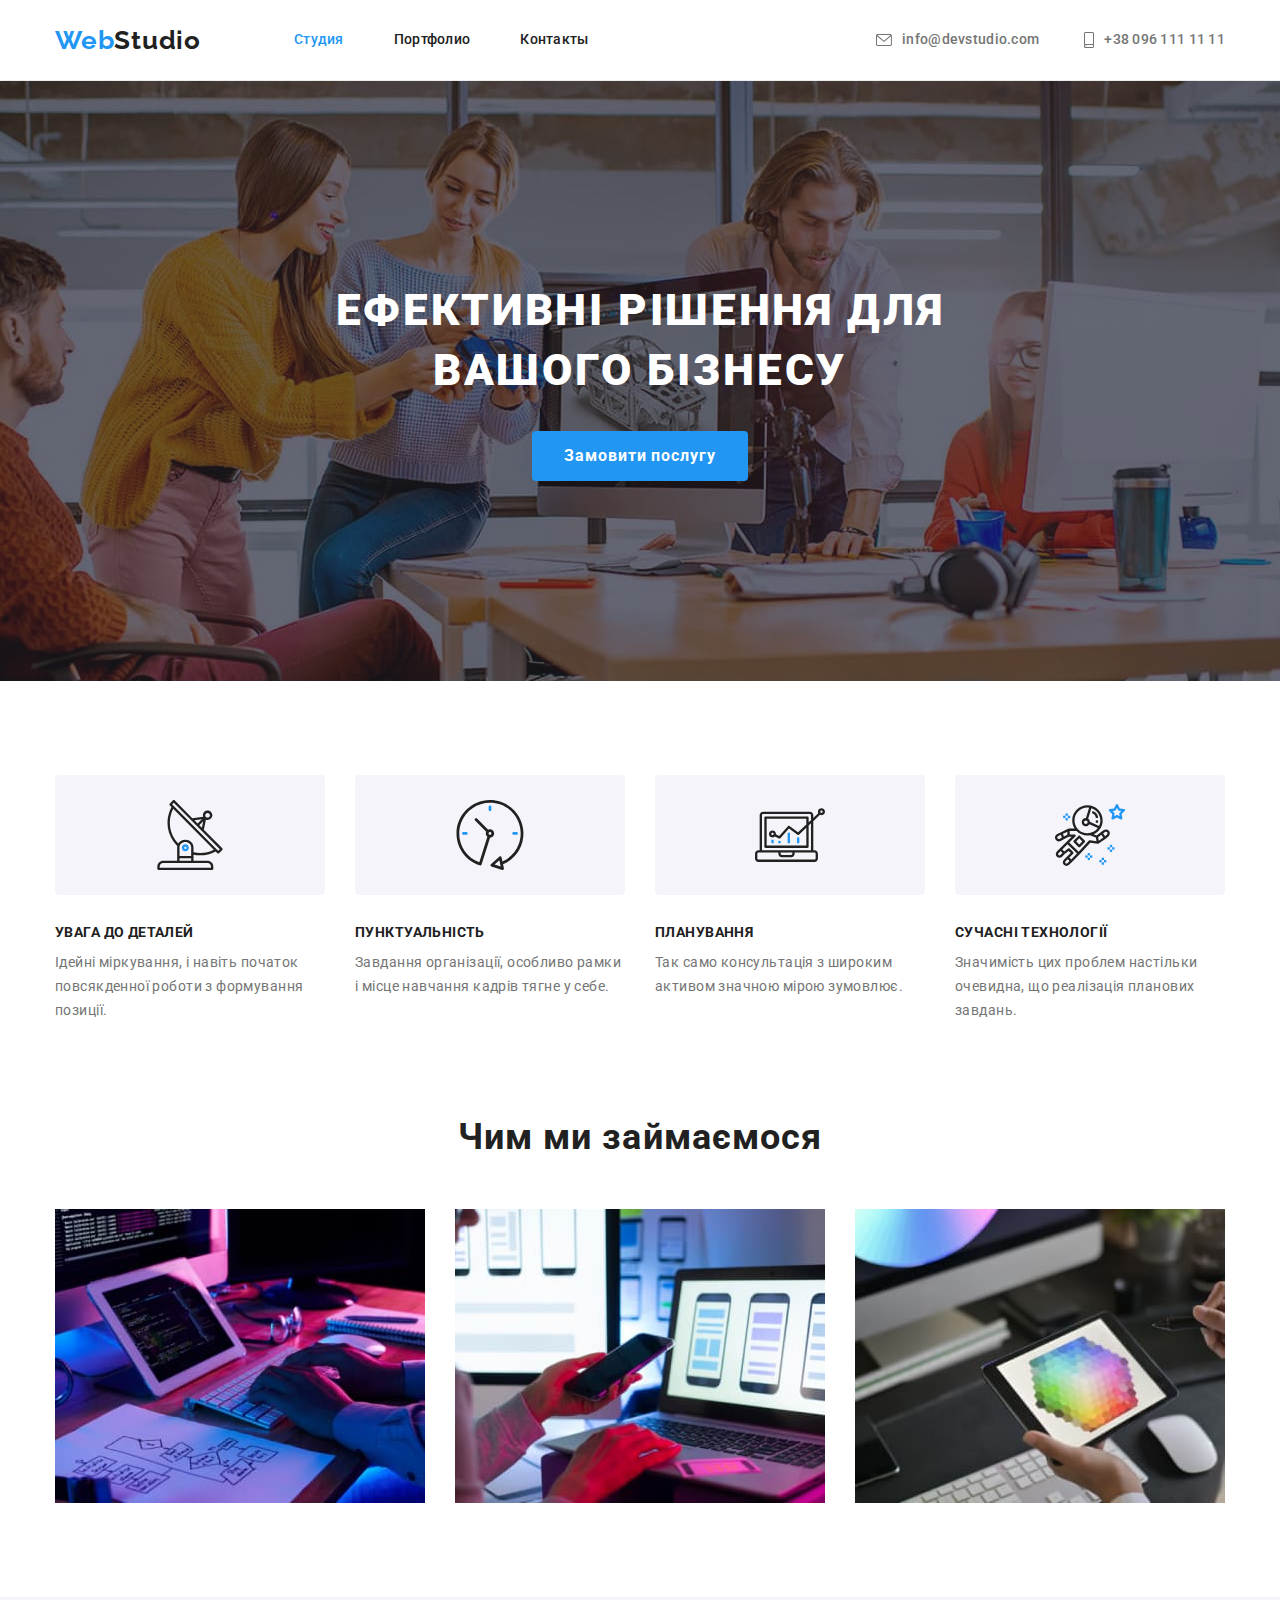
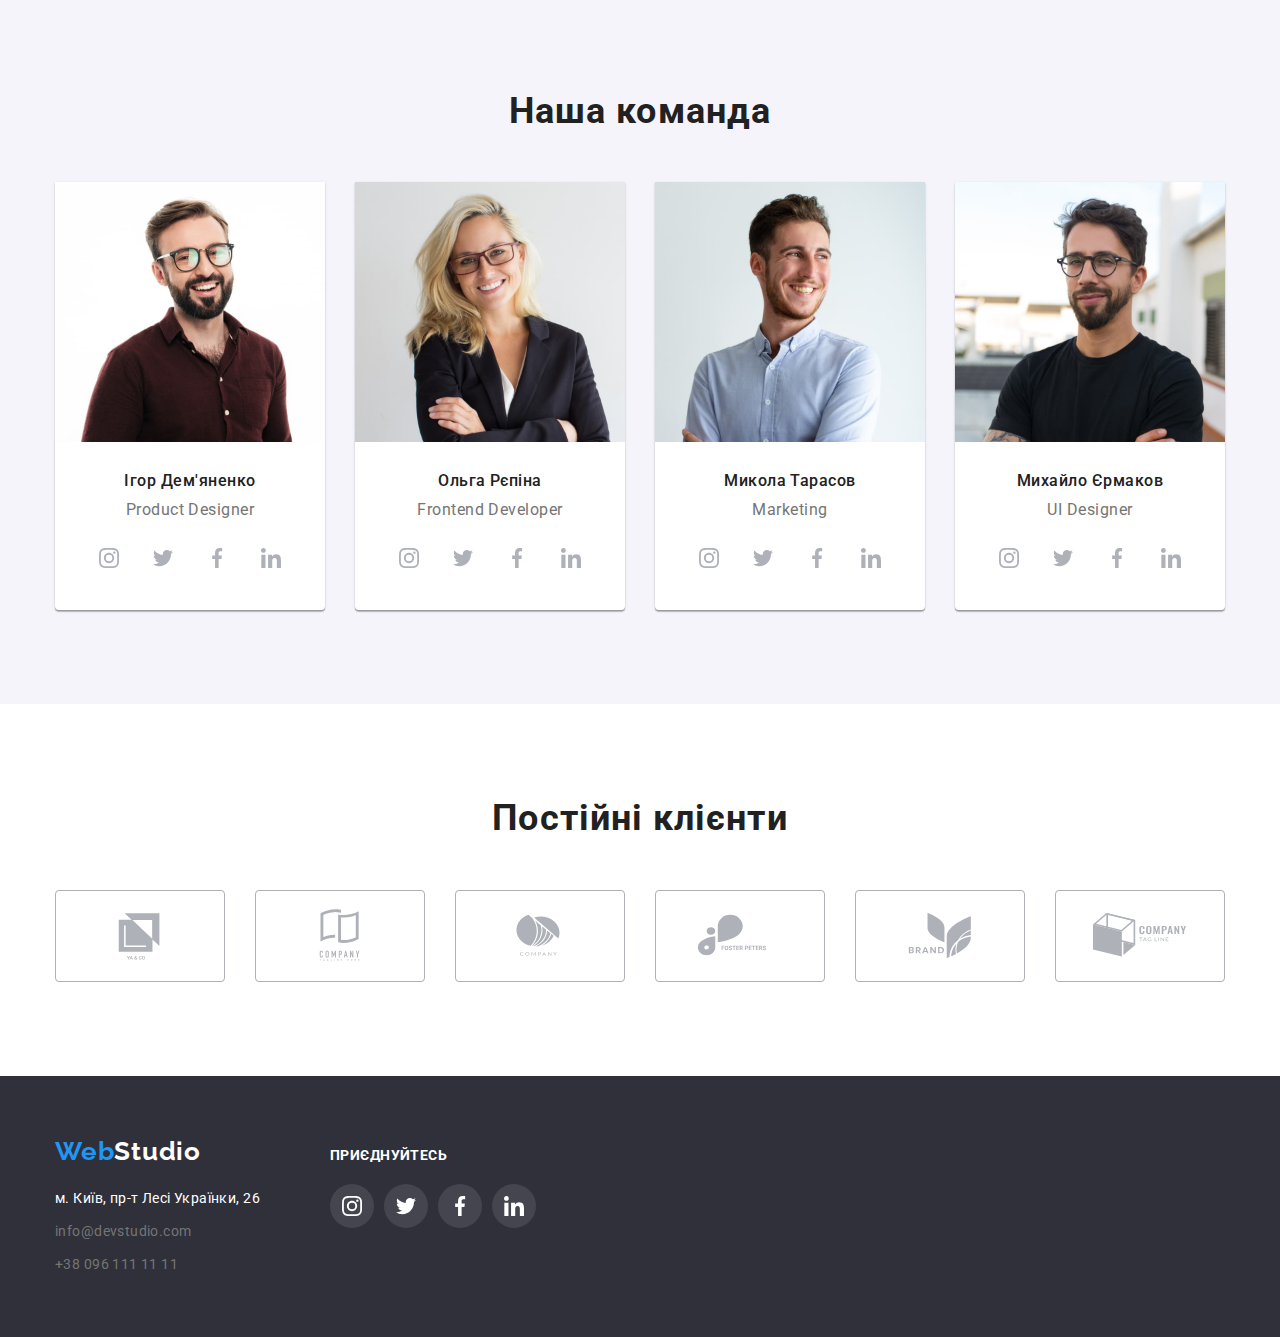
<file: index.html>
<!DOCTYPE html>
<html lang="uk">
<head>
    <meta charset="UTF-8">
    <meta http-equiv="X-UA-Compatible" content="IE=edge">
    <meta name="viewport" content="width=device-width, initial-scale=1.0">
    <title>Студія</title>
    <link rel="preconnect" href="https://fonts.googleapis.com" />
    <link rel="preconnect" href="https://fonts.gstatic.com" crossorigin />
    <link href="https://fonts.googleapis.com/css2?family=Raleway:wght@700&family=Roboto:wght@400;500;700;900&display=swap"
        rel="stylesheet">
    <link rel="stylesheet" href="https://cdnjs.cloudflare.com/ajax/libs/modern-normalize/1.1.0/modern-normalize.min.css">
    <link rel="stylesheet" href="./css/styles.css">

</head>
<body>
    <header class="header">
        <div class="container wrap-header">
            <a href="./index.html" class="logo link"><span class="logo-akcent">Web</span>Studio</a>
            <nav >
                <ul class="nav-list list">
                    <li class="item"><a href="./index.html" class="nav-link link activ">Студия</a></li>
                    <li class="item"><a href="./portfolio.html" class="nav-link link">Портфолио</a></li>
                    <li class="item"><a href="#contacts" class="nav-link link">Контакты</a></li>
                </ul>
            </nav>
            <ul class="contacts-list list">
                <li class="item">
                    <a href="mailto:info@devstudio.com" class="contakt-link link envelope">
                        <svg class="icon-heder" width="16" height="12" >
                            <use href="./images/symbol-defs.svg#icon-envelope"></use>
                        </svg>info@devstudio.com
                    </a>
                </li>
                <li class="item">
                    <a href="tel:+380961111111" class="contakt-link link smartphone">
                        <svg class="icon-heder" width="10" height="16">
                            <use href="./images/symbol-defs.svg#icon-smartphone"></use>
                        </svg>+38 096 111 11 11
                    </a>
                </li>
            </ul>
        </div>
    </header>
    <main>
        <!--Section HERO-->
        <section class="hero-background">
            <div class="container">
                <h1 class="hero-title">Ефективні рішення для вашого бізнесу</h1>
                <button type="button" class="hero-btn">Замовити послугу</button>
            </div> 
        </section>
        <!--Section особенности-->
        <section class="section padding">
            <div class="container">
                <h2 hidden>Особенности</h2>
                <ul class="properties list">
                    <li class="item antenna">
                        <h3 class="properties-title">УВАГА ДО ДЕТАЛЕЙ</h3>
                        <p class="properties-text">Ідейні міркування, і навіть початок повсякденної роботи з формування позиції.</p>
                    </li>
                    <li class="item clock">
                        <h3 class="properties-title">ПУНКТУАЛЬНІСТЬ</h3>
                        <p class="properties-text">Завдання організації, особливо рамки і місце навчання кадрів тягне у себе.</p>
                    </li>
                    <li class="item diagram">
                        <h3 class="properties-title">ПЛАНУВАННЯ</h3>
                        <p class="properties-text">Так само консультація з широким активом значною мірою зумовлює.</p>
                    </li>
                    <li class="item astronaut">
                        <h3 class="properties-title">СУЧАСНІ ТЕХНОЛОГІЇ</h3>
                        <p class="properties-text">Значимість цих проблем настільки очевидна, що реалізація планових завдань.</p>
                    </li>
                </ul>
            </div>
        </section>
        <!--Section чем мы занимаемся-->
        <section class="section">
            <div class="container">
                <h2 class="title">Чим ми займаємося</h2>
                <ul class="work-list list">
                    <li>
                        <img src="./images/workspace.jpg" class="work-img" alt="рабочее время" width="370">
                    </li>
                    <li>
                        <img src="./images/optimisation.jpg" class="work-img" alt="оптимизация" width="370">
                    </li>
                    <li>
                        <img src="./images/css.jpg" class="work-img" alt="дизайн" width="370">
                    </li>
                </ul>
            </div>
        </section>
        <!--Section наша команда-->
        <section class="section team">
            <div class="container">
                <h2 class="title">Наша команда</h2>
                <ul class="team-list list">
                    <li class="team-item">
                        <img src="./images/persone1.jpg" class="team-img" alt="Ігор Дем'яненко" width="270">
                        <h3 class="team-title">Ігор Дем'яненко</h3>
                        <p class="team-text">Product Designer</p>
                        <ul class="icons-list list">
                            <li class="icon-item">
                                <a href="" class="icon-link">
                                    <svg class="icon-team" width="20" height="20">
                                        <use href="./images/symbol-defs.svg#icon-instagram"></use>
                                    </svg>
                                </a>
                            </li>
                            <li class="icon-item">
                                <a href="" class="icon-link">
                                    <svg class="icon-team" width="20" height="20">
                                        <use href="./images/symbol-defs.svg#icon-twitter"></use>
                                    </svg>
                                </a>
                            </li>
                            <li class="icon-item">
                                <a href="" class="icon-link">
                                    <svg class="icon-team" width="20" height="20">
                                        <use href="./images/symbol-defs.svg#icon-facebook"></use>
                                    </svg>
                                </a>
                            </li>
                            <li class="icon-item">
                                <a href="" class="icon-link">
                                    <svg class="icon-team" width="20" height="20">
                                        <use href="./images/symbol-defs.svg#icon-linkedin"></use>
                                    </svg>
                                </a>
                            </li>
                        </ul>
                    </li>
                    <li class="team-item">
                        <img src="./images/persone2.jpg" class="team-img" alt="Ольга Рєпіна" width="270">
                        <h3 class="team-title">Ольга Рєпіна</h3>
                        <p class="team-text">Frontend Developer</p>
                        <ul class="icons-list list">
                            <li class="icon-item">
                                <a href="" class="icon-link">
                                    <svg class="icon-team" width="20" height="20">
                                        <use href="./images/symbol-defs.svg#icon-instagram"></use>
                                    </svg>
                                </a>
                            </li>
                            <li class="icon-item">
                                <a href="" class="icon-link">
                                    <svg class="icon-team" width="20" height="20">
                                        <use href="./images/symbol-defs.svg#icon-twitter"></use>
                                    </svg>
                                </a>
                            </li>
                            <li class="icon-item">
                                <a href="" class="icon-link">
                                    <svg class="icon-team" width="20" height="20">
                                        <use href="./images/symbol-defs.svg#icon-facebook"></use>
                                    </svg>
                                </a>
                            </li>
                            <li class="icon-item">
                                <a href="" class="icon-link">
                                    <svg class="icon-team" width="20" height="20">
                                        <use href="./images/symbol-defs.svg#icon-linkedin"></use>
                                    </svg>
                                </a>
                            </li>
                        </ul>
                    </li>
                    <li class="team-item">
                        <img src="./images/persone3.jpg" class="team-img" alt="Микола Тарасов" width="270">
                        <h3 class="team-title">Микола Тарасов</h3>
                        <p class="team-text">Marketing</p>
                        <ul class="icons-list list">
                            <li class="icon-item">
                                <a href="" class="icon-link">
                                    <svg class="icon-team" width="20" height="20">
                                        <use href="./images/symbol-defs.svg#icon-instagram"></use>
                                    </svg>
                                </a>
                            </li>
                            <li class="icon-item">
                                <a href="" class="icon-link">
                                    <svg class="icon-team" width="20" height="20">
                                        <use href="./images/symbol-defs.svg#icon-twitter"></use>
                                    </svg>
                                </a>
                            </li>
                            <li class="icon-item">
                                <a href="" class="icon-link">
                                    <svg class="icon-team" width="20" height="20">
                                        <use href="./images/symbol-defs.svg#icon-facebook"></use>
                                    </svg>
                                </a>
                            </li>
                            <li class="icon-item">
                                <a href="" class="icon-link">
                                    <svg class="icon-team" width="20" height="20">
                                        <use href="./images/symbol-defs.svg#icon-linkedin"></use>
                                    </svg>
                                </a>
                            </li>
                        </ul>
                    </li>
                    <li class="team-item">
                        <img src="./images/persone4.jpg" class="team-img" alt="Михайло Єрмаков" width="270">
                        <h3 class="team-title">Михайло Єрмаков</h3>
                        <p class="team-text">UI Designer</p>
                        <ul class="icons-list list">
                            <li class="icon-item">
                                <a href="" class="icon-link">
                                    <svg class="icon-team" width="20" height="20">
                                        <use href="./images/symbol-defs.svg#icon-instagram"></use>
                                    </svg>
                                </a>
                            </li>
                            <li class="icon-item">
                                <a href="" class="icon-link">
                                    <svg class="icon-team" width="20" height="20">
                                        <use href="./images/symbol-defs.svg#icon-twitter"></use>
                                    </svg>
                                </a>
                            </li>
                            <li class="icon-item">
                                <a href="" class="icon-link">
                                    <svg class="icon-team" width="20" height="20">
                                        <use href="./images/symbol-defs.svg#icon-facebook"></use>
                                    </svg>
                                </a>
                            </li>
                            <li class="icon-item">
                                <a href="" class="icon-link">
                                    <svg class="icon-team" width="20" height="20">
                                        <use href="./images/symbol-defs.svg#icon-linkedin"></use>
                                    </svg>
                                </a>
                            </li>
                        </ul>
                    </li>
                </ul>
            </div>
        </section>
        <section class="section">
            <div class="container">
                <h2 class="title">Постійні клієнти</h2>
                <ul class="company-list list">
                    <li class="company-item">
                        <a href="" class="company-link">
                            <svg class="icon-company" width="106" height="60">
                                <use href="./images/symbol-defs.svg#icon-Logo"></use>
                            </svg> 
                        </a>
                    </li>
                    <li class="company-item">
                        <a href="" class="company-link">
                            <svg class="icon-company" width="106" height="60">
                                <use href="./images/symbol-defs.svg#icon-Logo1"></use>
                            </svg>
                        </a>
                    </li>
                    <li class="company-item">
                        <a href="" class="company-link">
                            <svg class="icon-company" width="106" height="60">
                                <use href="./images/symbol-defs.svg#icon-Logo2"></use>
                            </svg>
                        </a>
                    </li>
                    <li class="company-item">
                        <a href="" class="company-link">
                            <svg class="icon-company" width="106" height="60">
                                <use href="./images/symbol-defs.svg#icon-Logo3"></use>
                            </svg>
                        </a>
                    </li>
                    <li class="company-item">
                        <a href="" class="company-link">
                            <svg class="icon-company" width="106" height="60">
                                <use href="./images/symbol-defs.svg#icon-Logo4"></use>
                            </svg>
                        </a>
                    </li>
                    <li class="company-item">
                        <a href="" class="company-link">
                            <svg class="icon-company" width="106" height="60">
                                <use href="./images/symbol-defs.svg#icon-Logo5"></use>
                            </svg>
                        </a>
                    </li>
                </ul>
            </div>
        </section>
    </main>
    <footer id="contacts" class="footer">
        <div class="container wrapper">
            <div>
                <a href="/" class="logo link"><span class="logo-akcent">Web</span>Studio</a>
                <address>
                    <ul class="addres-list list">
                        <li class="item"> <a href="http://surl.li/anses" class="link akcent">м. Київ, пр-т Лесі Українки, 26</a></li>
                        <li class="item"> <a href="mailto:info@devstudio.com" class="link">info@devstudio.com</a></li>
                        <li class="item"> <a href="tel:+380961111111" class="link">+38 096 111 11 11</a></li>
                    </ul>
                </address>
            </div>
            <div class="toadd">
                <h3 class="toadd-title">приєднуйтесь</h3>
                <ul class="toadd-list list">
                    <li class="toadd-item">
                        <a href="" class="toadd-link">
                            <svg class="icon-team" width="20" height="20">
                                <use href="./images/symbol-defs.svg#icon-instagram"></use>
                            </svg>
                        </a>
                    </li>
                    <li class="toadd-item">
                        <a href="" class="toadd-link">
                            <svg class="icon-team" width="20" height="20">
                                <use href="./images/symbol-defs.svg#icon-twitter"></use>
                            </svg>
                        </a>
                    </li>
                    <li class="toadd-item">
                        <a href="" class="toadd-link">
                            <svg class="icon-team" width="20" height="20">
                                <use href="./images/symbol-defs.svg#icon-facebook"></use>
                            </svg>
                        </a>
                    </li>
                    <li class="toadd-item">
                        <a href="" class="toadd-link">
                            <svg class="icon-team" width="20" height="20">
                                <use href="./images/symbol-defs.svg#icon-linkedin"></use>
                            </svg>
                        </a>
                    </li>
                </ul>
            </div>    
        </div>
    </footer>
</body>
</html>
</file>
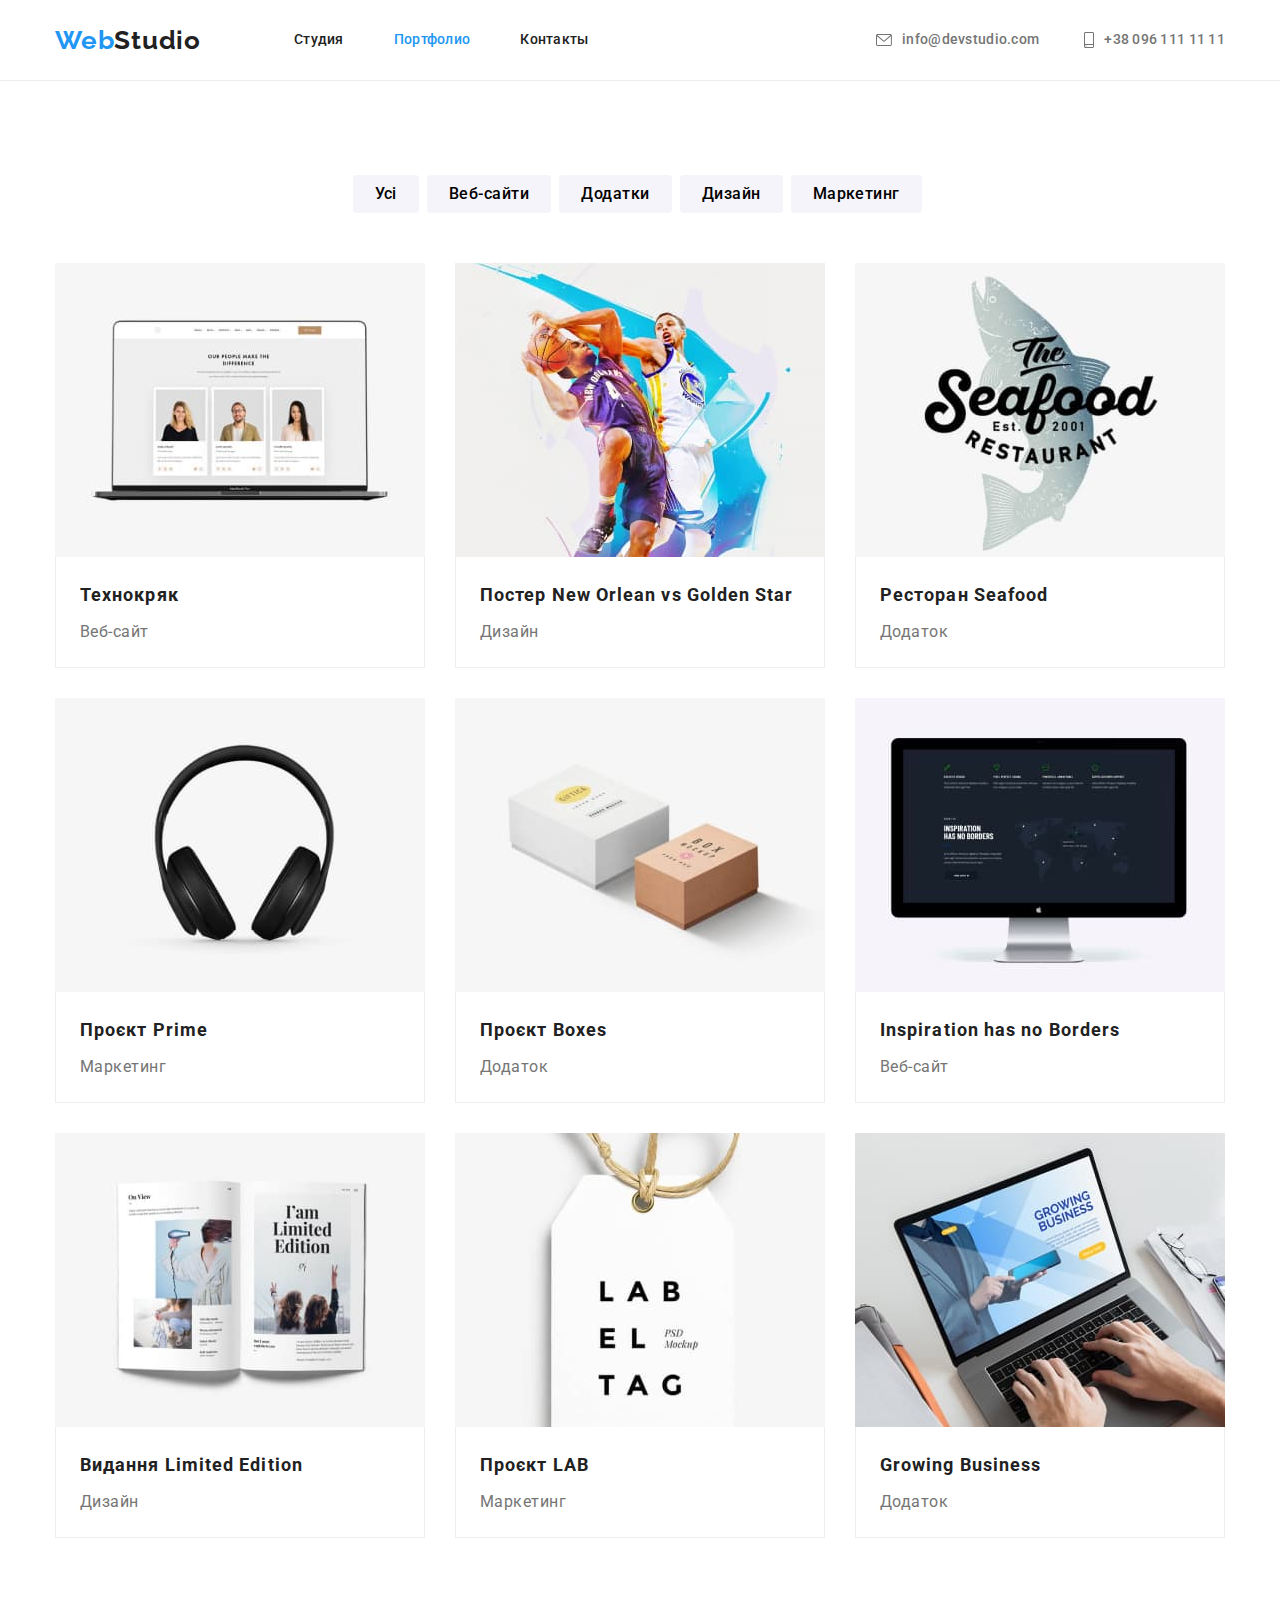
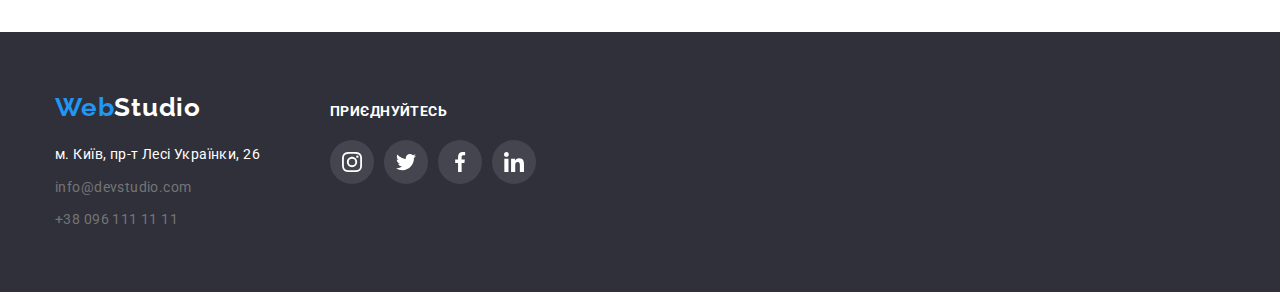
<file: portfolio.html>
<!DOCTYPE html>
<html lang="uk">

<head>
    <meta charset="UTF-8">
    <meta http-equiv="X-UA-Compatible" content="IE=edge">
    <meta name="viewport" content="width=device-width, initial-scale=1.0">
    <title>Портфоліо</title>
    <link rel="preconnect" href="https://fonts.googleapis.com" />
    <link rel="preconnect" href="https://fonts.gstatic.com" crossorigin />
    <link href="https://fonts.googleapis.com/css2?family=Raleway:wght@700&family=Roboto:wght@400;500;700;900&display=swap"
        rel="stylesheet">
    <link rel="stylesheet" href="https://cdnjs.cloudflare.com/ajax/libs/modern-normalize/1.1.0/modern-normalize.min.css">
    <link rel="stylesheet" href="./css/styles.css">

</head>

<body>
    <header class="header">
        <div class="container wrap-header">
            <a href="./index.html" class="logo link"><span class="logo-akcent">Web</span>Studio</a>
            <nav>
                <ul class="nav-list list">
                    <li class="item"><a href="./index.html" class="nav-link link">Студия</a></li>
                    <li class="item"><a href="./portfolio.html" class="nav-link link activ">Портфолио</a></li>
                    <li class="item"><a href="#contacts" class="nav-link link">Контакты</a></li>
                </ul>
            </nav>
            <ul class="contacts-list list">
                <li class="item">
                    <a href="mailto:info@devstudio.com" class="contakt-link link envelope">
                        <svg class="icon-heder" width="16" height="12">
                            <use href="./images/symbol-defs.svg#icon-envelope"></use>
                        </svg>info@devstudio.com
                    </a>
                </li>
                <li class="item">
                    <a href="tel:+380961111111" class="contakt-link link smartphone">
                        <svg class="icon-heder" width="10" height="16">
                            <use href="./images/symbol-defs.svg#icon-smartphone"></use>
                        </svg>+38 096 111 11 11
                    </a>
                </li>
            </ul>
        </div>
    </header>
    <main>
            <section class="section">
                <div class="container">
                    <h1 hidden>Portfolio</h1>
                    <!-- Фильтры кнопок -->
                    <ul class="button-list list">
                        <li class="item"><button type="button" class="portfolio-btn">Усі</button></li>
                        <li class="item"><button type="button" class="portfolio-btn">Веб-сайти</button></li>
                        <li class="item"><button type="button" class="portfolio-btn">Додатки</button></li>
                        <li class="item"><button type="button" class="portfolio-btn">Дизайн</button></li>
                        <li class="item"><button type="button" class="portfolio-btn">Маркетинг</button></li>
                    </ul>
                    <!--Список  Карточек -->
                    <ul class="card-list list">
                        <li class="card-item">
                            <a href="" class="link">
                                <img src="./images/techno.jpg" class="card-img" alt="техноряк" width="370">
                                <div class="card-wrap">
                                    <h2 class="card-title">Технокряк</h2>
                                    <p class="card-text">Веб-сайт</p>
                                </div>
                            </a>
                        </li>
                        <li class="card-item">
                            <a href="" class="link">
                                <img src="./images/poster.jpg" class="card-img" alt="постер" width="370">
                                <div class="card-wrap">
                                    <h2 class="card-title">Постер New Orlean vs Golden Star</h2>
                                    <p class="card-text">Дизайн</p>
                                </div>
                            </a>
                        </li>
                        <li class="card-item">
                            <a href="" class="link">
                                <img src="./images/restoran.jpg" class="card-img" alt="ресторан" width="370">
                                <div class="card-wrap">
                                    <h2 class="card-title">Ресторан Seafood</h2>
                                    <p class="card-text">Додаток</p>
                                </div>
                            </a>
                        </li>
                        <li class="card-item">
                            <a href="" class="link">
                                <img src="./images/headphones.jpg" class="card-img" alt="навушники" width="370">
                                <div class="card-wrap">
                                    <h2 class="card-title">Проєкт Prime</h2>
                                    <p class="card-text">Маркетинг</p>
                                </div>
                            </a>
                        </li>
                        <li class="card-item">
                            <a href="" class="link">
                                <img src="./images/box.jpg" alt="коробки" class="card-img" width="370">
                                <div class="card-wrap">
                                    <h2 class="card-title">Проєкт Boxes</h2>
                                    <p class="card-text">Додаток</p>
                                </div>
                            </a>
                        </li>
                        <li class="card-item">
                            <a href="" class="link">
                                <img src="./images/imac.jpg" alt="аймак" class="card-img" width="370">
                                <div class="card-wrap">
                                    <h2 class="card-title">Inspiration has no Borders</h2>
                                    <p class="card-text">Веб-сайт</p>
                                </div>
                            </a>
                        </li>
                        <li class="card-item">
                            <a href="" class="link">
                                <img src="./images/magazin.jpg" class="card-img" alt="журнал" width="370">
                                <div class="card-wrap">
                                    <h2 class="card-title">Видання Limited Edition</h2>
                                    <p class="card-text">Дизайн</p>
                                </div>
                            </a>
                        </li>
                        <li class="card-item">
                            <a href="" class="link">
                                <img src="./images/label.jpg" class="card-img" alt="лейбл" width="370">
                                <div class="card-wrap">
                                    <h2 class="card-title">Проєкт LAB</h2>
                                    <p class="card-text">Маркетинг</p>
                                </div>
                            </a>
                        </li>
                        <li class="card-item">
                            <a href="" class="link">
                                <img src="./images/laptop.jpg" class="card-img" alt="ноутбук" width="370">
                                <div class="card-wrap">
                                    <h2 class="card-title">Growing Business</h2>
                                    <p class="card-text">Додаток</p>
                                </div>
                            </a>
                        </li>
                    </ul>
                </div>
            </section>
    </main>
    <footer id="contacts" class="footer">
        <div class="container wrapper">
            <div>
                <a href="/" class="logo link"><span class="logo-akcent">Web</span>Studio</a>
                <address>
                    <ul class="addres-list list">
                        <li class="item"> <a href="http://surl.li/anses" class="link akcent">м. Київ, пр-т Лесі Українки,
                                26</a></li>
                        <li class="item"> <a href="mailto:info@devstudio.com" class="link">info@devstudio.com</a></li>
                        <li class="item"> <a href="tel:+380961111111" class="link">+38 096 111 11 11</a></li>
                    </ul>
                </address>
            </div>
            <div class="toadd">
                <h3 class="toadd-title">приєднуйтесь</h3>
                <ul class="toadd-list list">
                    <li class="toadd-item">
                        <a href="" class="toadd-link">
                            <svg class="icon-team" width="20" height="20">
                                <use href="./images/symbol-defs.svg#icon-instagram"></use>
                            </svg>
                        </a>
                    </li>
                    <li class="toadd-item">
                        <a href="" class="toadd-link">
                            <svg class="icon-team" width="20" height="20">
                                <use href="./images/symbol-defs.svg#icon-twitter"></use>
                            </svg>
                        </a>
                    </li>
                    <li class="toadd-item">
                        <a href="" class="toadd-link">
                            <svg class="icon-team" width="20" height="20">
                                <use href="./images/symbol-defs.svg#icon-facebook"></use>
                            </svg>
                        </a>
                    </li>
                    <li class="toadd-item">
                        <a href="" class="toadd-link">
                            <svg class="icon-team" width="20" height="20">
                                <use href="./images/symbol-defs.svg#icon-linkedin"></use>
                            </svg>
                        </a>
                    </li>
                </ul>
            </div>
        </div>
    </footer>
</body>

</html>
</file>
<file: css/styles.css>
:root{
    --haupt-color: #212121;
    --secod-color: #757575;
    --white-color: #FFFFFF;
    --white-color-trans: #ffffff99;
    --akcent-color: #2196f3;
    --footer-background: #2F303A;
    --section-background: #f5f4fa;
    --border-header-color: #ececec;
    --border-card-color: #eeeeee;
    --icons-color:#AFB1B8;
    --akcent-font: 'Raleway',sans-serif;
}
body {
    font-family: 'Roboto', 'Raleway',
    sans-serif;
    background-color: var(--white-color);
    color: var(--haupt-color);
}
h1,h2,h3,h4,h5,p{
    margin: 0;
}
.section .title{
    margin-top: 0;
    margin-bottom: 50px;

    font-weight: 700;
    font-size: 36px;
    text-align: center;
    line-height: 1.16;
    letter-spacing: 0.03em;
}
.list {
    list-style: none;
    margin: 0;
    padding: 0;
}
.link{
    text-decoration: none;
    color: inherit;
}
.container{
    width: 1200px;
    margin: 0 auto;
    padding: 0 15px;
    /* outline: 2px solid teal; */
}
.section{
    padding: 94px 0;
}
.section.padding{
    padding-bottom: 0;
}
/* ==============HEDER ==================*/
.header{
    border-bottom: 1px solid var(--border-header-color);
}
.wrap-header{
    display: flex;
    align-items: center;
}
.logo{
  font-family: var(--akcent-font);
  font-weight: 700;
  font-size: 26px;
  line-height: 1.19;
  letter-spacing: 0.03em;
  color: inherit;
}
.logo-akcent{
    color: var(--akcent-color);
}
.nav-list{
    display:flex;
    margin-left: 93px;
}
.nav-list>.item + .item{
    margin-left: 50px;
}
.contacts-list {
    display: flex;
    margin-left: auto;
}
.contacts-list > .item + .item{
    margin-left: 45px;
}
.nav-link,
.contakt-link{
    padding-top: 32px;
    padding-bottom: 32px;
    display:inline-flex;
    font-weight: 500;
    font-size: 14px;
    line-height: 1.14;
    letter-spacing: 0.02em;
}
.contakt-link{
    color: var(--secod-color);
    display: flex;
    align-items: center;
}
.icon-heder{
   fill: currentColor;
   margin-right: 10px;
}
.nav-link:hover,
.nav-link:focus,
.contakt-link:hover,
.contakt-link:focus,
.addres-list .link:hover,
.addres-list .link:focus, .activ{
    color: var(--akcent-color);
    fill: var(--akcent-color);
}
/* ==============SECTION HERO============== */
.hero-background{
   padding: 200px 0;
   text-align: center;
   background: #C4C4C4;
   background-image: linear-gradient(
    rgba(47, 48, 58, 0.4),
    rgba(47, 48, 58, 0.4)),
    url(../images/hero.jpg);
    background-repeat: no-repeat;
    background-position: top center;
    display: block;
    max-width: 1600px;
    height: 600px;
    margin: 0 auto;
}
.hero-title{
    width: 696px;
    margin: 0 auto 30px;
    text-align: center;
    font-weight: 900;
    font-size: 44px;
    letter-spacing: 0.06em;
    line-height: 1.36;
    color:var(--white-color);
    text-transform: uppercase;
}
.hero-btn{
    display: inline-block;
    padding: 10px 32px;
    font-weight: 700;
    font-size: 16px;
    text-align: center;
    letter-spacing: 0.06em;
    line-height: 1.87;
    color: var(--white-color);
    background-color: var(--akcent-color);
    cursor: pointer;
    font-family: inherit;
    border-radius: 4px;
    border: 0 solid transparent;
}
/* ==============SECTION PROPERTIES=============== */
.properties{
    display: flex;
    justify-content: space-between;
}
.properties > .item::before{
    display: block;
    content: '';
    height: 120px;
    background-color: var(--section-background);
    background-repeat: no-repeat;
   background-position: center;
   margin-bottom: 30px;
  border-radius: 4px;
}
.antenna::before{
    background-image: url(../svg/antenna.svg);
}
.clock::before{
    background-image: url(../svg/clock.svg);
}
.diagram::before{
    background-image: url(../svg/diagram.svg);
}
.astronaut::before{
    background-image: url(../svg/astronaut.svg);
}
.properties > .item{
    width: 270px;
}
.toadd-title,
.properties-title{
    margin-top: 0;
    margin-bottom: 10px;
    font-weight: 700;
    font-size: 14px;
    letter-spacing: 0.03em;
    text-transform: uppercase;
    line-height: 1.14;
}
.properties-text{
    margin-top: 0;
    margin-bottom: 0;
    font-size: 14px;
    letter-spacing: 0.03em;
    line-height: 1.71;
    color: var(--secod-color);
}
/* =================SECTION чем мы занимаемся========= */
.work-list{
    display: flex; /* justify-content: space-between; */
    gap: 30px;
}
.work-img{
    display: block;
}
/* ===============SECTION TEAM==================== */
.team{
    background-color: var(--section-background);
}
.team-list{
    display: flex;
    flex-wrap: wrap;  /* margin: -15px; вариант 3 */
}
.team-item{
    margin-right: 30px;/* вариант 1 */
    margin-top: 30px; /*  вариант 1 */
    border-radius: 0px 0px 4px 4px;
    box-shadow: 0px 1px 3px rgba(0, 0, 0, 0.12), 0px 1px 1px rgba(0, 0, 0, 0.14), 0px 2px 1px rgba(0, 0, 0, 0.2);
    width: 270px;
    background-color: var(--white-color);
    /* flex-basis: calc((100%-90px)/4); вариант 1 */
    /* margin: 15px; вариант 3 */
}
.team-item:nth-child(4n){
    margin-right: 0; /*вариант 1*/  
}
.team-item:nth-child(-n+4){
    margin-top: 0; /*вариант 1 */
}
/* ======================АЛЬТЕРНАТИВА================== */
/* .team-item:not(:nth-child(4n)){
    margin-right: 30px; вариант 2
}
.team-item:not(:nth-child(-n+4)){
    margin-top: 30px;   вариант 2
} */
.team-img{
    display: block;
}
.team-title{
    margin-top: 30px;
    font-weight: 500;
    font-size: 16px;
    text-align: center;
    letter-spacing: 0.03em;
    line-height: 1.18;
}
.team-text{
    margin-top: 10px;
    margin-bottom: 16px;
    font-size: 16px;
    text-align: center;
    letter-spacing: 0.03em;
    line-height: 1.18;
    color: var(--secod-color);
}
.icons-list,
.toadd-list{
    display: flex;
    justify-content: center;
    margin-bottom: 30px; 
}
.icon-item + .icon-item,
.toadd-item+.toadd-item{
    margin-left: 10px;
}
.icon-link,
.toadd-link {
    border-radius: 50%;
    display:flex;
    align-items: center;
    justify-content: center;
    height: 44px;
    width: 44px;
    color: var(--icons-color);
}
.icon-link:hover,
.icon-link:focus,
.toadd-link:hover,
.toadd-link:focus{
    background-color: var(--akcent-color);
    color: var(--white-color);
}
.icon-team{
    fill: currentColor;
}
/* =====================COMPANY================= */
.company-list{
    display: flex; 
    justify-content: space-between; 
}
.company-link{
    border: 1px solid var(--icons-color);
    border-radius: 4px;
    display: inline-flex;
    justify-content: center;
    align-items: center;
    width: 170px;
    height: 92px;
    color: var(--icons-color);
}
.company-link:hover,
.company-link:focus{
    color: var(--akcent-color);
    border-color: var(--akcent-color);
}
.icon-company{
    fill: currentColor;
}
/* ==================FOOTER===================== */
.footer{
    padding: 60px 0;
    color: var(--white-color);
    background-color: var(--footer-background);
}
.wrapper{
    display: flex;
    align-items: baseline;
}
.toadd{
    margin-left: 70px;
}
.toadd-list{
    margin-top: 20px;
    margin-bottom: 0;
}
.toadd-link{
    color: var(--white-color);
    background-color: rgba(255, 255, 255, 0.1);
}
.addres-list{
    margin-top: 20px;
}
.addres-list .link{
    display: block;
    font-size: 14px;
    letter-spacing: 0.03em;
    color: var(--secod-color);
    line-height: 1.71;
    font-style: normal;
}
.addres-list > .item:nth-child(2){
    margin-top: 9px;
    margin-bottom: 9px;
}
.addres-list .akcent{
    color: var(--white-color);
}
/* ===================PORTFOLIO==================== */
/* ===================BATTONS FILTER================ */
.button-list{
    display: flex;
    width: 575px;
    margin: 0 auto 50px;
}
.button-list > .item + .item{
    margin-left: 8px;
}
.portfolio-btn{
    display: inline-block;
    padding: 6px 22px;
    font-weight: 500;
    font-size: 16px;
    line-height: 1.62;
    text-align: center;
    letter-spacing: 0.03em;
    cursor: pointer;
    font-family: inherit;
    border: 0 solid transparent;
    border-radius: 4px;
    background-color: var(--section-background);
}
.portfolio-btn:hover,
.portfolio-btn:focus{
    color: var(--white-color) ;
    background-color: var(--akcent-color);
}
/* ===================CARD=========================== */
.card-list{
    display: flex;
    flex-wrap: wrap;
}
.card-item {
    margin-right: 30px; /* width: calc((100%-60px)/3); */
    margin-top: 30px;
}
.card-item:hover,
.card-item:focus{
    box-shadow: 0px 1px 1px rgba(0, 0, 0, 0.12), 0px 4px 4px rgba(0, 0, 0, 0.06), 1px 4px 6px rgba(0, 0, 0, 0.16);
}
.card-item:nth-child(3n) {
    margin-right: 0;   /*вариант 1*/
}
.card-item:nth-child(-n+3) {
    margin-top: 0;   /*вариант 1 */
}
.card-img{
    display: block;
}
.card-list .link {
    display: block;
}
.card-wrap{
    padding: 20px 24px;
    border-bottom: 1px solid var(--border-card-color);
    border-left: 1px solid var(--border-card-color);
    border-right: 1px solid var(--border-card-color);
}
.card-title{
    font-weight: 700;
    font-size: 18px;
    line-height: 2;
    letter-spacing: 0.06em;
}
.card-text{
    margin-top: 4px;
    font-weight: 400;
    font-size: 16px;
    line-height: 1.87;
    letter-spacing: 0.03em;
    color: var(--secod-color);
}
</file>
